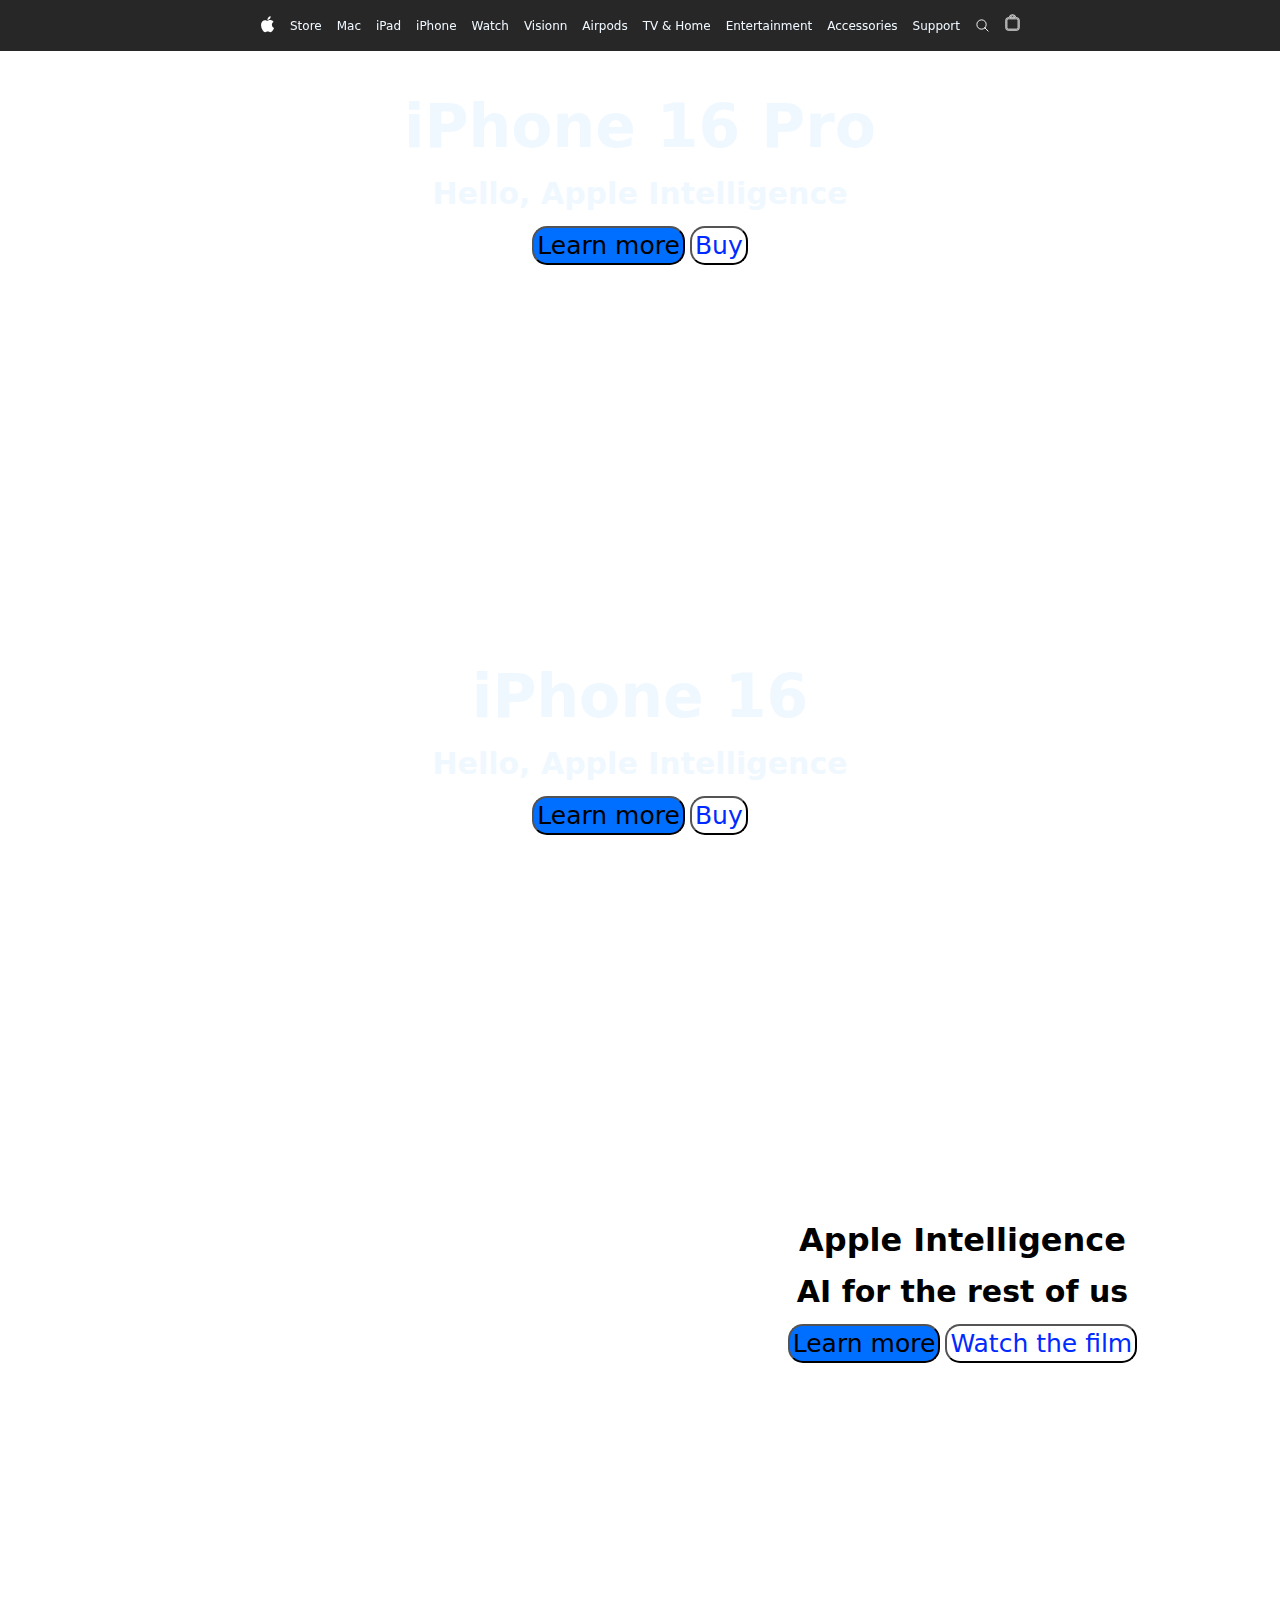
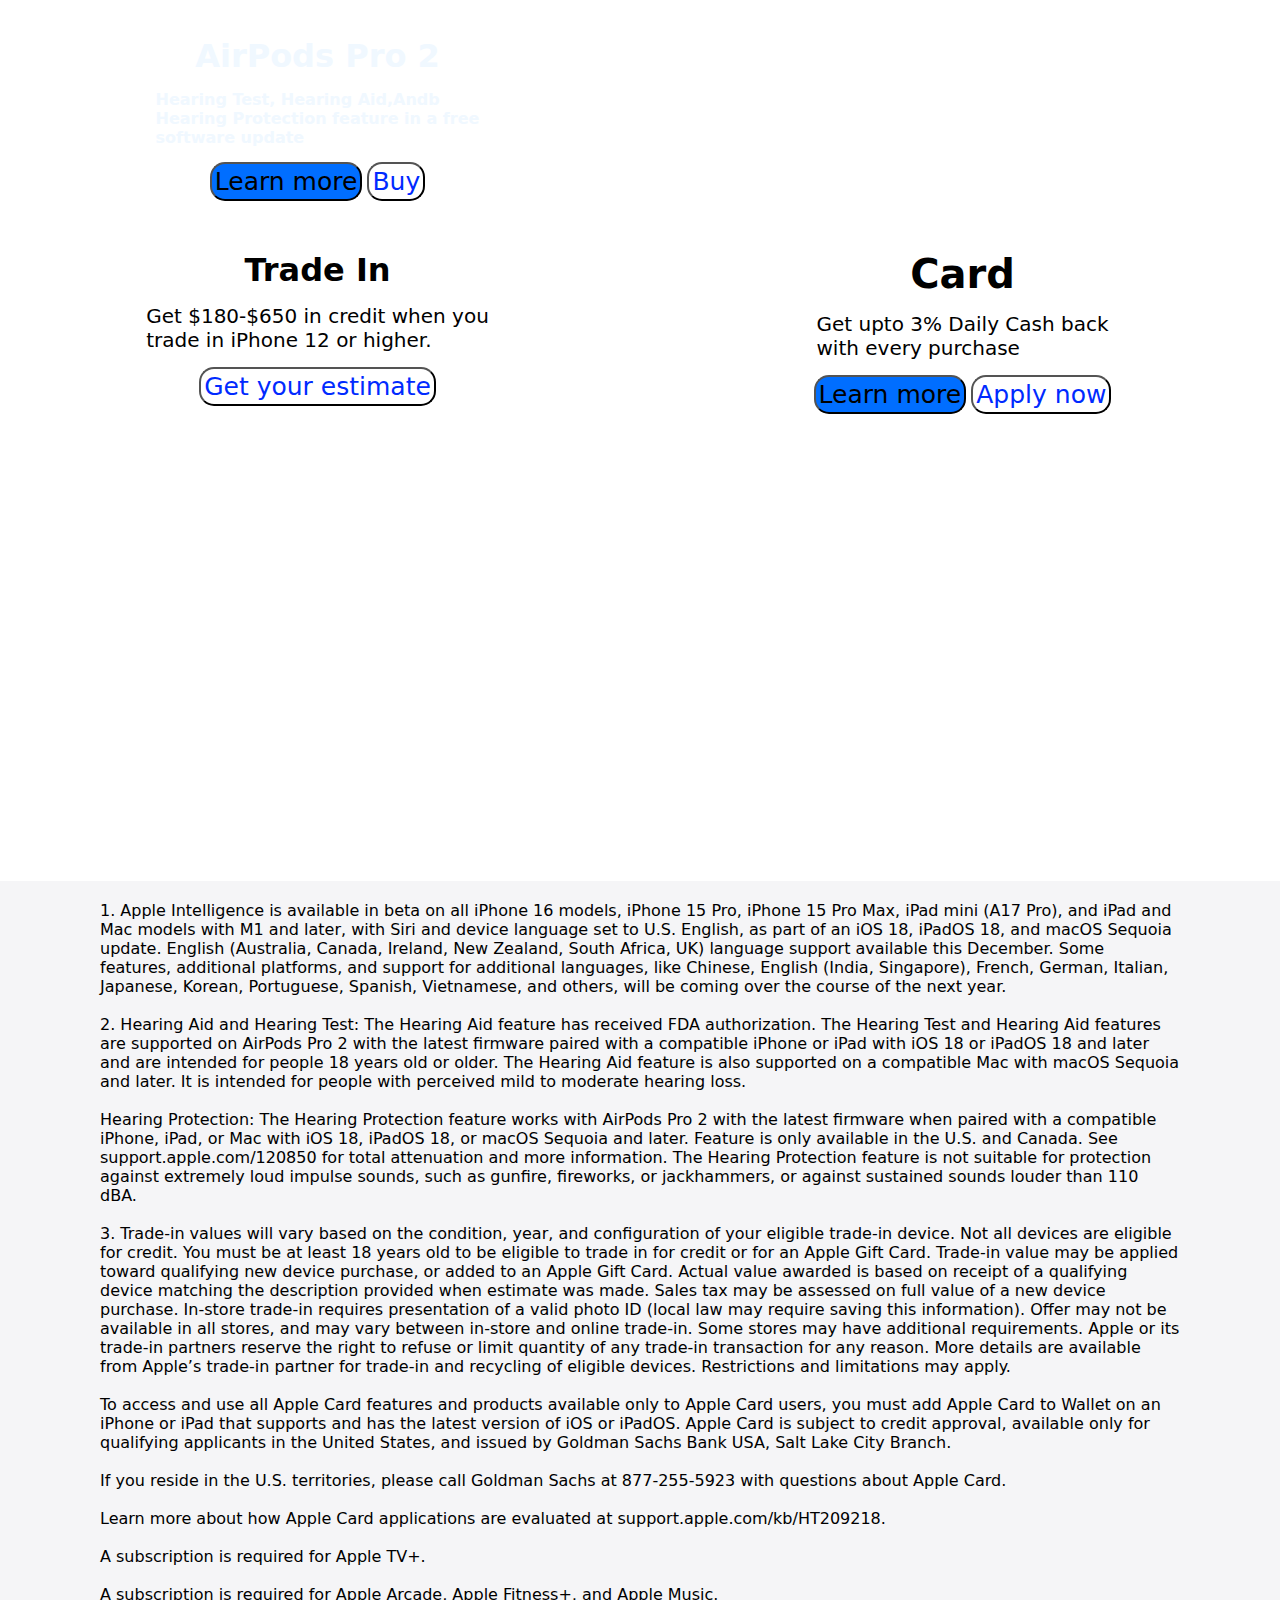
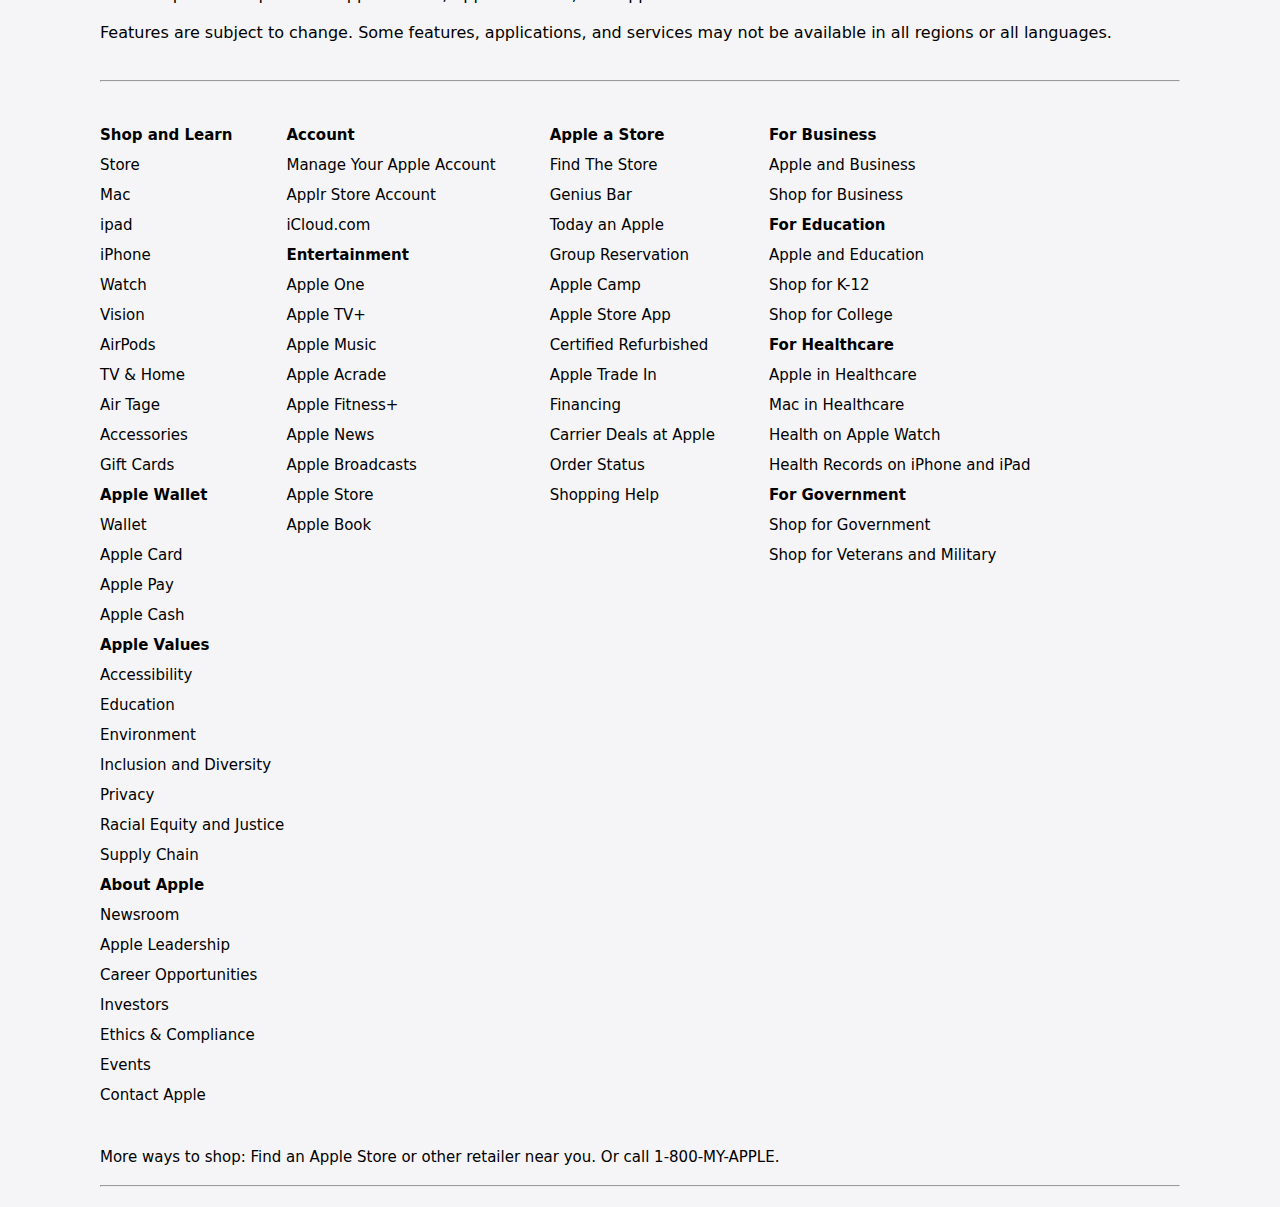
<file: Apple.com (Assignment 2)/index.html>
<!DOCTYPE html>
<html lang="en">

<head>
  <meta charset="UTF-8">
  <meta name="viewport" content="width=device-width, initial-scale=1.0">
  <title>https://www.apple.com/iphone-16-pro/</title>
  <link rel="stylesheet" href="style.css">
</head>

<body>
  <!-- nave bar -->
  <nav class="nave">
    <svg height="44" viewBox="0 0 14 44" width="14" xmlns="http://www.w3.org/2000/svg" fill="white">
      <path
        d="m13.0729 17.6825a3.61 3.61 0 0 0 -1.7248 3.0365 3.5132 3.5132 0 0 0 2.1379 3.2223 8.394 8.394 0 0 1 -1.0948 2.2618c-.6816.9812-1.3943 1.9623-2.4787 1.9623s-1.3633-.63-2.613-.63c-1.2187 0-1.6525.6507-2.644.6507s-1.6834-.9089-2.4787-2.0243a9.7842 9.7842 0 0 1 -1.6628-5.2776c0-3.0984 2.014-4.7405 3.9969-4.7405 1.0535 0 1.9314.6919 2.5924.6919.63 0 1.6112-.7333 2.8092-.7333a3.7579 3.7579 0 0 1 3.1604 1.5802zm-3.7284-2.8918a3.5615 3.5615 0 0 0 .8469-2.22 1.5353 1.5353 0 0 0 -.031-.32 3.5686 3.5686 0 0 0 -2.3445 1.2084 3.4629 3.4629 0 0 0 -.8779 2.1585 1.419 1.419 0 0 0 .031.2892 1.19 1.19 0 0 0 .2169.0207 3.0935 3.0935 0 0 0 2.1586-1.1368z">
      </path>
    </svg>
    <a href="#">Store</a>
    <a href="#">Mac</a>
    <a href="#">iPad</a>
    <a href="#">iPhone</a>
    <a href="#">Watch</a>
    <a href="#">Visionn</a>
    <a href="#">Airpods</a>
    <a href="#">TV & Home</a>
    <a href="#">Entertainment</a>
    <a href="#">Accessories</a>
    <a href="#">Support</a>
    <svg xmlns="http://www.w3.org/2000/svg" fill="none" viewBox="0 0 24 24" stroke-width="1.5" stroke="white"
      class="svgSize">
      <path stroke-linecap="round" stroke-linejoin="round"
        d="m21 21-5.197-5.197m0 0A7.5 7.5 0 1 0 5.196 5.196a7.5 7.5 0 0 0 10.607 10.607Z" />
    </svg>
    <a role="button" id="globalnav-menubutton-link-bag" href="/us/shop/goto/bag" aria-label="Shopping Bag"
      data-globalnav-item-name="bag" data-topnav-flyout-trigger-regular="true" data-topnav-flyout-trigger-compact="true"
      data-analytics-title="open - bag" class="globalnav-link globalnav-link-bag">
      <span class="globalnav-image-compact"><svg height="48" viewBox="0 0 17 48" width="17" stroke="white"
          xmlns="http://www.w3.org/2000/svg">
          <path
            d="m13.4575 16.9268h-1.1353a3.8394 3.8394 0 0 0 -7.6444 0h-1.1353a2.6032 2.6032 0 0 0 -2.6 2.6v8.9232a2.6032 2.6032 0 0 0 2.6 2.6h9.915a2.6032 2.6032 0 0 0 2.6-2.6v-8.9231a2.6032 2.6032 0 0 0 -2.6-2.6001zm-4.9575-2.2768a2.658 2.658 0 0 1 2.6221 2.2764h-5.2442a2.658 2.658 0 0 1 2.6221-2.2764zm6.3574 13.8a1.4014 1.4014 0 0 1 -1.4 1.4h-9.9149a1.4014 1.4014 0 0 1 -1.4-1.4v-8.9231a1.4014 1.4014 0 0 1 1.4-1.4h9.915a1.4014 1.4014 0 0 1 1.4 1.4z">
          </path>
        </svg></span></a>
  </nav>
  <!-- section A -->
  <div class="section-a">
    <h1>iPhone 16 Pro</h1>
    <h2>Hello, Apple Intelligence</h2>
    <div class="btndiv">
      <button class="learn-more">Learn more</button>
      <button class="buy">Buy</button>
    </div>
  </div>
  <!-- section B -->
  <div>
    <div class="section-b">
      <h1>iPhone 16</h1>
      <h2>Hello, Apple Intelligence</h2>
      <div class="btndiv">
        <button class="learn-more">Learn more</button>
        <button class="buy">Buy</button>
      </div>
    </div>
  </div>
  <!-- section C -->
  <div class="section-c-d">
    <div class="section-c">
      <h1>AirPods Pro 2</h1>
      <h4>Hearing Test, Hearing Aid,Andb <br>
        Hearing Protection feature in a free <br>
        software update</h4>
      <div>
        <button class="learn-more">Learn more</button>
        <button class="buy">Buy</button>
      </div>
    </div>
    <!-- section D -->
    <div class="section-d">
      <h1>Apple Intelligence</h1>
      <h3>AI for the rest of us</h3>
      <div>
        <button class="learn-more">Learn more</button>
        <button class="watch">Watch the film</button>
      </div>
    </div>
  </div>

  <!--  -->
  <div class="section-e-f">
    <div class="section-e">
      <h1>Trade In</h1>
      <p>Get $180-$650 in credit when you <br> trade in iPhone 12 or higher.</p>
      <button class="estimate">Get your estimate</button>
    </div>
    <div class="section-f">
      <h2>Card</h2>
      <p>Get upto 3% Daily Cash back
        <br>with every purchase
      </p>
      <div>
        <button class="learn-more">Learn more </button>
        <button class="apply">Apply now</button>
      </div>
    </div>
  </div>
<!-- section-G -->
  <div class="section-g">
    <p>1. Apple Intelligence is available in beta on all iPhone 16 models, iPhone 15 Pro, iPhone 15 Pro Max, iPad mini
      (A17 Pro), and iPad and Mac models with M1 and later, with Siri and device language set to U.S. English, as part
      of an iOS 18, iPadOS 18, and macOS Sequoia update. English (Australia, Canada, Ireland, New Zealand, South Africa,
      UK) language support available this December. Some features, additional platforms, and support for additional
      languages, like Chinese, English (India, Singapore), French, German, Italian, Japanese, Korean, Portuguese,
      Spanish, Vietnamese, and others, will be coming over the course of the next year.
      <br />
      <br />
      2. Hearing Aid and Hearing Test: The Hearing Aid feature has received FDA authorization. The Hearing Test and
      Hearing Aid features are supported on AirPods Pro 2 with the latest firmware paired with a compatible iPhone or
      iPad with iOS 18 or iPadOS 18 and later and are intended for people 18 years old or older. The Hearing Aid feature
      is also supported on a compatible Mac with macOS Sequoia and later. It is intended for people with perceived mild
      to moderate hearing loss.
      <br /> <br />
      Hearing Protection: The Hearing Protection feature works with AirPods Pro 2 with the latest firmware when paired
      with a compatible iPhone, iPad, or Mac with iOS 18, iPadOS 18, or macOS Sequoia and later. Feature is only
      available in the U.S. and Canada. See support.apple.com/120850 for total attenuation and more information. The
      Hearing Protection feature is not suitable for protection against extremely loud impulse sounds, such as gunfire,
      fireworks, or jackhammers, or against sustained sounds louder than 110 dBA.
      <br /> <br />
      3. Trade-in values will vary based on the condition, year, and configuration of your eligible trade-in device. Not
      all devices are eligible for credit. You must be at least 18 years old to be eligible to trade in for credit or
      for an Apple Gift Card. Trade-in value may be applied toward qualifying new device purchase, or added to an Apple
      Gift Card. Actual value awarded is based on receipt of a qualifying device matching the description provided when
      estimate was made. Sales tax may be assessed on full value of a new device purchase. In-store trade-in requires
      presentation of a valid photo ID (local law may require saving this information). Offer may not be available in
      all stores, and may vary between in-store and online trade-in. Some stores may have additional requirements. Apple
      or its trade-in partners reserve the right to refuse or limit quantity of any trade-in transaction for any reason.
      More details are available from Apple’s trade-in partner for trade-in and recycling of eligible devices.
      Restrictions and limitations may apply.
      <br /> <br />
      To access and use all Apple Card features and products available only to Apple Card users, you must add Apple Card
      to Wallet on an iPhone or iPad that supports and has the latest version of iOS or iPadOS. Apple Card is subject to
      credit approval, available only for qualifying applicants in the United States, and issued by Goldman Sachs Bank
      USA, Salt Lake City Branch.
      <br /> <br />
      If you reside in the U.S. territories, please call Goldman Sachs at 877-255-5923 with questions about Apple Card.
      <br /> <br />
      Learn more about how Apple Card applications are evaluated at support.apple.com/kb/HT209218.
      <br /> <br />
      A subscription is required for Apple TV+.
      <br /> <br />
      A subscription is required for Apple Arcade, Apple Fitness+, and Apple Music.
      <br /> <br />
      Features are subject to change. Some features, applications, and services may not be available in all regions or
      all languages.
    </p>
    <br /> <br />
    <hr>
    <br /> <br />

    <!-- footer -->
    <div class="footer">
        <ul>
          <li><b>Shop and Learn</b></li>
          <li>Store</li>
          <li>Mac</li>
          <li>ipad</li>
          <li>iPhone</li>
          <li>Watch</li>
          <li>Vision</li>
          <li>AirPods</li>
          <li>TV & Home</li>
          <li>Air Tage</li>
          <li>Accessories</li>
          <li>Gift Cards</li>
          <li><b>Apple Wallet</b></th>
          <li>Wallet</li>
          <li>Apple Card</li>
          <li>Apple Pay</li>
          <li>Apple Cash</li>
        </ul>
        <ul>
          <th><b>Account</b></th>
          <li>Manage Your Apple Account</li>
          <li>Applr Store Account</li>
          <li>iCloud.com</li>
          <th><b>Entertainment</b></th>
          <li>Apple One</li>
          <li>Apple TV+</li>
          <li>Apple Music</li>
          <li>Apple Acrade</li>
          <li>Apple Fitness+</li>
          <li>Apple News</li>
          <li>Apple Broadcasts</li>
          <li>Apple Store</li>
          <li>Apple Book</li>
        </ul>
        <ul>
          <th><b>Apple a Store</b></th>
          <li>Find The Store </li>
          <li>Genius Bar</li>
          <li>Today an Apple</li>
          <li>Group Reservation</li>
          <li>Apple Camp</li>
          <li>Apple Store App</li>
          <li>Certified Refurbished</li>
          <li>Apple Trade In</li>
          <li>Financing</li>
          <li>Carrier Deals at Apple</li>
          <li>Order Status</li>
          <li>Shopping Help</li>
        </ul>
        <ul>
          <th><b>For Business</b></th>
          <li>Apple and Business</li>
          <li>Shop for Business</li>
          <th><b>For Education</b></th>
          <li>Apple and Education</li>
          <li>Shop for K-12</li>
          <li>Shop for College</li>
          <th><b>For Healthcare</b></th>
          <li>Apple in Healthcare</li>
          <li>Mac in Healthcare</li>
          <li>Health on Apple Watch</li>
          <li> Health Records on iPhone and iPad</li>
          <th><b>For Government</b></th>
          <li>Shop for Government</li>
          <li>Shop for Veterans and Military</li>
        </ul>
        <ul>
          <th><b>Apple Values</b></th>
          <li>Accessibility</li>
          <li>Education</li>
          <li>Environment</li>
          <li>Inclusion and Diversity</li>
          <li>Privacy</li>
          <li>Racial Equity and Justice</li>
          <li>Supply Chain</li>
          <th><b>About Apple</b></th>
          <li>Newsroom</li>
          <li>Apple Leadership</li>
          <li>Career Opportunities</li>
          <li>Investors</li>
          <li>Ethics & Compliance</li>
          <li>Events</li>
          <li>Contact Apple</li>
        </ul>
    </div>
    <br>
    <br>
    <p class="blue">More ways to shop: Find an Apple Store or other retailer near you. Or call 1-800-MY-APPLE.</p>
    <br>
    <hr>
      <!-- <pre>Copyright © 2024 Apple Inc. All rights reserved.Privacy Policy Terms of Use Sales and Refunds Legal Site Map United State</pre> -->
  </div>
</body>

</html>
</file>
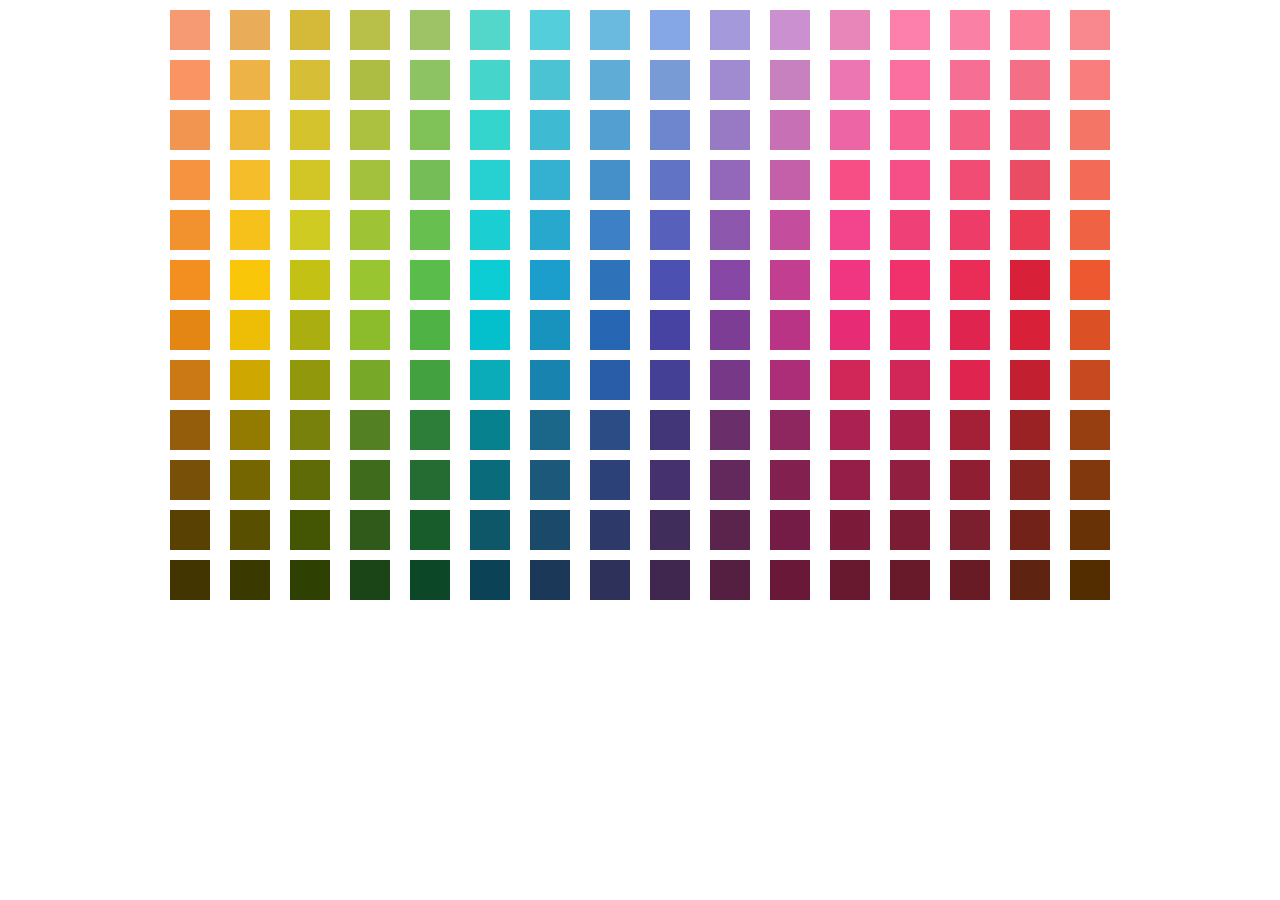
<file: color designer tool texture (Assinment 1)/index.html>
<!DOCTYPE html>
<html lang="en">
<head>
    <meta charset="UTF-8">
    <meta name="viewport" content="width=, initial-scale=1.0">
    <title>Document</title>
    <link rel="stylesheet" href="style.css">
</head>
<body>
    <section class="main">
      <section>
        <div class="a"></div>
        <div class="b"></div>
        <div class="c"></div>
        <div class="d"></div>
        <div class="e"></div>
        <div class="f"></div>
        <div class="g"></div>
        <div class="h"></div>
        <div class="i"></div>
        <div class="j"></div>
        <div class="k"></div>
        <div class="l"></div>
    </section>
    <section>
        <div class="aa"></div>
        <div class="ab"></div>
        <div class="ac"></div>
        <div class="ad"></div>
        <div class="ae"></div>
        <div class="af"></div>
        <div class="ag"></div>
        <div class="ah"></div>
        <div class="ai"></div>
        <div class="aj"></div>
        <div class="ak"></div>
        <div class="al"></div>
    </section>
    <section>
        <div class="ba"></div>
        <div class="bb"></div>
        <div class="bc"></div>
        <div class="bd"></div>
        <div class="be"></div>
        <div class="bf"></div>
        <div class="bg"></div>
        <div class="bh"></div>
        <div class="bi"></div>
        <div class="bj"></div>
        <div class="bk"></div>
        <div class="bl"></div>
    </section>
    <section>
        <div class="ca"></div>
        <div class="cb"></div>
        <div class="cc"></div>
        <div class="cd"></div>
        <div class="ce"></div>
        <div class="cf"></div>
        <div class="cg"></div>
        <div class="ch"></div>
        <div class="ci"></div>
        <div class="cj"></div>
        <div class="ck"></div>
        <div class="cl"></div>
    </section>
    <section>
        <div class="da"></div>
        <div class="db"></div>
        <div class="dc"></div>
        <div class="dd"></div>
        <div class="de"></div>
        <div class="df"></div>
        <div class="dg"></div>
        <div class="dh"></div>
        <div class="di"></div>
        <div class="dj"></div>
        <div class="dk"></div>
        <div class="dl"></div>
    </section>
    <section>
        <div class="ea"></div>
        <div class="eb"></div>
        <div class="ec"></div>
        <div class="ed"></div>
        <div class="ee"></div>
        <div class="ef"></div>
        <div class="eg"></div>
        <div class="eh"></div>
        <div class="ei"></div>
        <div class="ej"></div>
        <div class="ek"></div>
        <div class="el"></div>
    </section>
    <section>
        <div class="fa"></div>
        <div class="fb"></div>
        <div class="fc"></div>
        <div class="fd"></div>
        <div class="fe"></div>
        <div class="ff"></div>
        <div class="fg"></div>
        <div class="fh"></div>
        <div class="fi"></div>
        <div class="fj"></div>
        <div class="fk"></div>
        <div class="fl"></div>
    </section>
    <section>
        <div class="ga"></div>
        <div class="gb"></div>
        <div class="gc"></div>
        <div class="gd"></div>
        <div class="ge"></div>
        <div class="gf"></div>
        <div class="gg"></div>
        <div class="gh"></div>
        <div class="gi"></div>
        <div class="gj"></div>
        <div class="gk"></div>
        <div class="gl"></div>
    </section>
    <section>
        <div class="ha"></div>
        <div class="hb"></div>
        <div class="hc"></div>
        <div class="hd"></div>
        <div class="he"></div>
        <div class="hf"></div>
        <div class="hg"></div>
        <div class="hh"></div>
        <div class="hi"></div>
        <div class="hj"></div>
        <div class="hk"></div>
        <div class="hl"></div>
    </section>
    <section>
        <div class="ia"></div>
        <div class="ib"></div>
        <div class="ic"></div>
        <div class="id"></div>
        <div class="ie"></div>
        <div class="if"></div>
        <div class="ig"></div>
        <div class="ih"></div>
        <div class="ii"></div>
        <div class="ij"></div>
        <div class="ik"></div>
        <div class="il"></div>
    </section>
    <section>
        <div class="ja"></div>
        <div class="jb"></div>
        <div class="jc"></div>
        <div class="jd"></div>
        <div class="je"></div>
        <div class="jf"></div>
        <div class="jg"></div>
        <div class="jh"></div>
        <div class="ji"></div>
        <div class="jj"></div>
        <div class="jk"></div>
        <div class="jl"></div>
    </section>
    <section>
        <div class="ka"></div>
        <div class="kb"></div>
        <div class="kc"></div>
        <div class="kd"></div>
        <div class="ke"></div>
        <div class="kf"></div>
        <div class="kg"></div>
        <div class="kh"></div>
        <div class="ki"></div>
        <div class="kj"></div>
        <div class="kk"></div>
        <div class="kl"></div>
    </section>
    <section>
        <div class="la"></div>
        <div class="lb"></div>
        <div class="lc"></div>
        <div class="ld"></div>
        <div class="le"></div>
        <div class="lf"></div>
        <div class="lg"></div>
        <div class="lh"></div>
        <div class="li"></div>
        <div class="lj"></div>
        <div class="lk"></div>
        <div class="ll"></div>
    </section>
    <section>
        <div class="ma"></div>
        <div class="mb"></div>
        <div class="mc"></div>
        <div class="md"></div>
        <div class="me"></div>
        <div class="mf"></div>
        <div class="mg"></div>
        <div class="mh"></div>
        <div class="mi"></div>
        <div class="mj"></div>
        <div class="mk"></div>
        <div class="ml"></div>
    </section>
    <section>
        <div class="na"></div>
        <div class="nb"></div>
        <div class="nc"></div>
        <div class="nd"></div>
        <div class="ne"></div>
        <div class="nf"></div>
        <div class="ng"></div>
        <div class="nh"></div>
        <div class="ni"></div>
        <div class="nj"></div>
        <div class="nk"></div>
        <div class="nl"></div>
    </section>
    <section>
        <div class="oa"></div>
        <div class="ob"></div>
        <div class="oc"></div>
        <div class="od"></div>
        <div class="oe"></div>
        <div class="of"></div>
        <div class="og"></div>
        <div class="oh"></div>
        <div class="oi"></div>
        <div class="oj"></div>
        <div class="ok"></div>
        <div class="ol"></div>
      </section>
    </section>
</body>
</html>
</file>
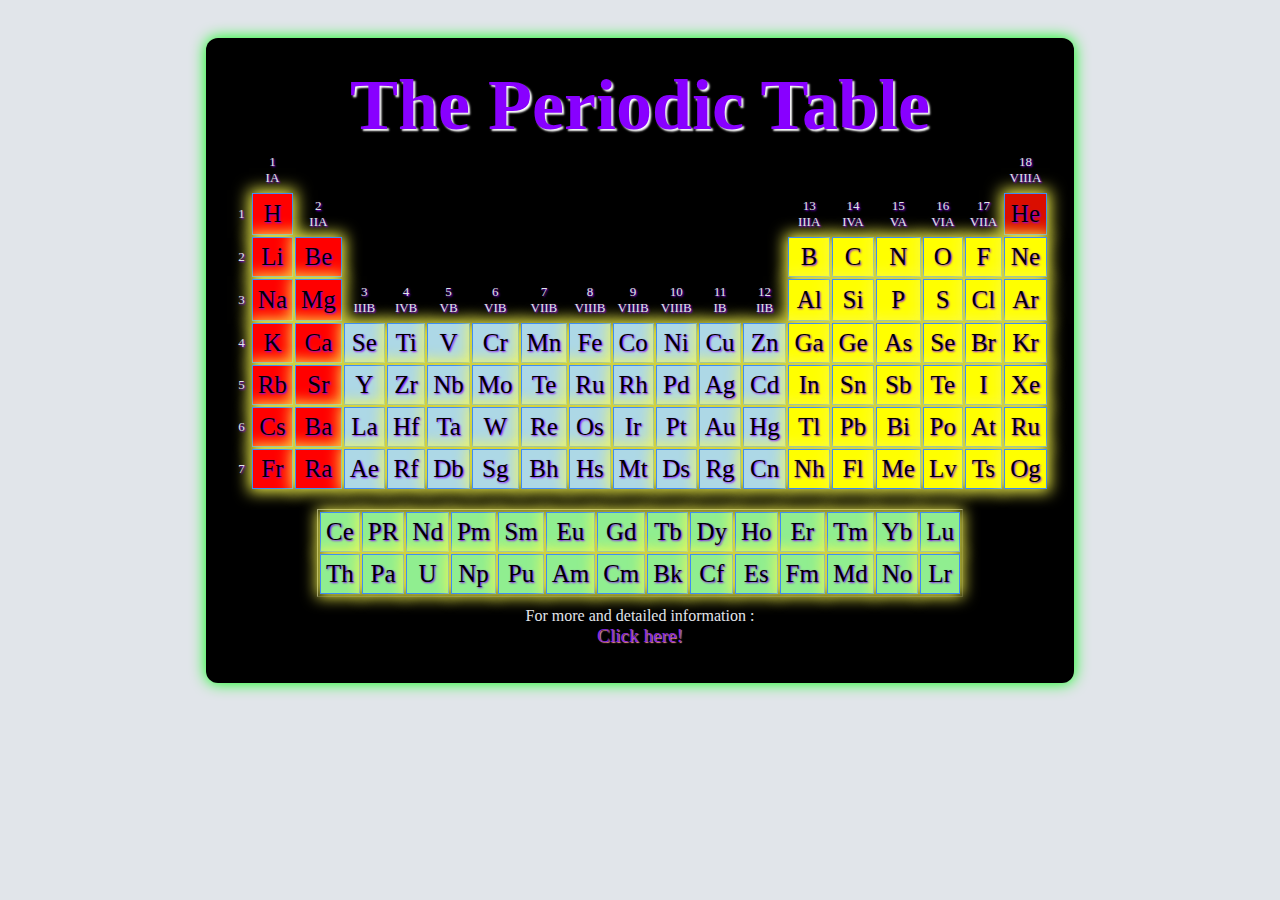
<file: periodic.com (Assignment 3)/index.html>
<!DOCTYPE html>
<html lang="en">

<head>
    <meta charset="UTF-8">
    <meta name="viewport" content="width=device-width, initial-scale=1.0">
    <title>
        periodictable.com
    </title>
    <link rel="stylesheet" href="style.css">

</head>

<body>
    <div class="container">
        <h1>The Periodic Table</h1>
        <div class="main">
            <table class="up">
                <tr>
                    <td class="number"></td>
                    <td class="number">1<br>IA</td>
                    <td class="number" colspan="16">
                        <div></div>
                    </td>
                    <td class="number">18<br>VIIIA</td>
                </tr>
                <tr>
                    <td class="number">1</td>
                    <td bgcolor="red">H</td>
                    <td class="number">2<br>IIA</td>
                    <td class="number" colspan="10">
                        <div></div>
                    </td>
                    <td class="number">13<br>IIIA</td>
                    <td class="number">14<br>IVA</td>
                    <td class="number">15<br>VA</td>
                    <td class="number">16<br>VIA</td>
                    <td class="number">17<br>VIIA</td>
                    <td bgcolor="darkyellow">He</td>
                </tr>
                <tr>
                    <td class="number">2</td>
                    <td bgcolor="red">Li</td>
                    <td bgcolor="red">Be</td>
                    <td class="number" colspan="10">
                        <div></div>
                    </td>
                    <td bgcolor="yellow">B</td>
                    <td bgcolor="yellow">C</td>
                    <td bgcolor="yellow">N</td>
                    <td bgcolor="yellow">O</td>
                    <td bgcolor="yellow">F</td>
                    <td bgcolor="yellow">Ne</td>
                </tr>
                <tr>
                    <td class="number">3</td>
                    <td bgcolor="red">Na</td>
                    <td bgcolor="red">Mg</td>
                    <td class="number">3 <br>IIIB</td>
                    <td class="number">4 <br>IVB</td>
                    <td class="number">5 <br>VB</td>
                    <td class="number">6 <br>VIB</td>
                    <td class="number">7 <br>VIIB</td>
                    <td class="number">8<br>VIIIB</td>
                    <td class="number">9 <br>VIIIB</td>
                    <td class="number">10 <br>VIIIB</td>
                    <td class="number">11<br>IB</td>
                    <td class="number">12<br>IIB</td>
                    <td bgcolor="yellow">Al</td>
                    <td bgcolor="yellow">Si</td>
                    <td bgcolor="yellow">P</td>
                    <td bgcolor="yellow">S</td>
                    <td bgcolor="yellow">Cl</td>
                    <td bgcolor="yellow">Ar</td>

                </tr>
                <tr>
                    <td class="number"> 4</td>
                    <td bgcolor="red">K</td>
                    <td bgcolor="red">Ca</td>
                    <td bgcolor="lightblue">Se</td>
                    <td bgcolor="lightblue">Ti</td>
                    <td bgcolor="lightblue">V</td>
                    <td bgcolor="lightblue">Cr</td>
                    <td bgcolor="lightblue">Mn</td>
                    <td bgcolor="lightblue">Fe</td>
                    <td bgcolor="lightblue">Co</td>
                    <td bgcolor="lightblue">Ni</td>
                    <td bgcolor="lightblue">Cu</td>
                    <td bgcolor="lightblue">Zn</td>
                    <td bgcolor="yellow">Ga</td>
                    <td bgcolor="yellow">Ge</td>
                    <td bgcolor="yellow">As</td>
                    <td bgcolor="yellow">Se</td>
                    <td bgcolor="yellow">Br</td>
                    <td bgcolor="yellow">Kr</td>
                </tr>
                <tr>
                    <td class="number">5</td>
                    <td bgcolor="red">Rb</td>
                    <td bgcolor="red">Sr</td>
                    <td bgcolor="lightblue">Y</td>
                    <td bgcolor="lightblue">Zr</td>
                    <td bgcolor="lightblue">Nb</td>
                    <td bgcolor="lightblue">Mo</td>
                    <td bgcolor="lightblue">Te</td>
                    <td bgcolor="lightblue">Ru</td>
                    <td bgcolor="lightblue">Rh</td>
                    <td bgcolor="lightblue">Pd</td>
                    <td bgcolor="lightblue">Ag</td>
                    <td bgcolor="lightblue">Cd</td>
                    <td bgcolor="yellow">In</td>
                    <td bgcolor="yellow">Sn</td>
                    <td bgcolor="yellow">Sb</td>
                    <td bgcolor="yellow">Te</td>
                    <td bgcolor="yellow">I</td>
                    <td bgcolor="yellow">Xe</td>
                </tr>
                <tr>
                    <td class="number">6</td>
                    <td bgcolor="red">Cs</td>
                    <td bgcolor="red">Ba</td>
                    <td bgcolor="lightblue">La</td>
                    <td bgcolor="lightblue">Hf</td>
                    <td bgcolor="lightblue">Ta</td>
                    <td bgcolor="lightblue">W</td>
                    <td bgcolor="lightblue">Re</td>
                    <td bgcolor="lightblue">Os</td>
                    <td bgcolor="lightblue">Ir</td>
                    <td bgcolor="lightblue">Pt</td>
                    <td bgcolor="lightblue">Au</td>
                    <td bgcolor="lightblue">Hg</td>
                    <td bgcolor="yellow">Tl</td>
                    <td bgcolor="yellow">Pb</td>
                    <td bgcolor="yellow">Bi</td>
                    <td bgcolor="yellow">Po</td>
                    <td bgcolor="yellow">At</td>
                    <td bgcolor="yellow">Ru</td>
                </tr>
                <tr>
                    <td class="number">7</td>
                    <td bgcolor="red">Fr</td>
                    <td bgcolor="red">Ra</td>
                    <td bgcolor="lightblue">Ae</td>
                    <td bgcolor="lightblue">Rf</td>
                    <td bgcolor="lightblue">Db</td>
                    <td bgcolor="lightblue">Sg</td>
                    <td bgcolor="lightblue">Bh</td>
                    <td bgcolor="lightblue">Hs</td>
                    <td bgcolor="lightblue">Mt</td>
                    <td bgcolor="lightblue">Ds</td>
                    <td bgcolor="lightblue">Rg</td>
                    <td bgcolor="lightblue">Cn</td>
                    <td bgcolor="yellow">Nh</td>
                    <td bgcolor="yellow">Fl</td>
                    <td bgcolor="yellow">Me</td>
                    <td bgcolor="yellow">Lv</td>
                    <td bgcolor="yellow">Ts</td>
                    <td bgcolor="yellow">Og</td>
                </tr>
            </table>
            <br />
            <table class="down" border="1x" align="center">
                <tr>
                    <td bgcolor="lightgreen">Ce</td>
                    <td bgcolor="lightgreen">PR</td>
                    <td bgcolor="lightgreen">Nd</td>
                    <td bgcolor="lightgreen">Pm</td>
                    <td bgcolor="lightgreen">Sm</td>
                    <td bgcolor="lightgreen">Eu</td>
                    <td bgcolor="lightgreen">Gd</td>
                    <td bgcolor="lightgreen">Tb</td>
                    <td bgcolor="lightgreen">Dy</td>
                    <td bgcolor="lightgreen">Ho</td>
                    <td bgcolor="lightgreen">Er</td>
                    <td bgcolor="lightgreen">Tm</td>
                    <td bgcolor="lightgreen">Yb</td>
                    <td bgcolor="lightgreen">Lu</td>
                </tr>
                <tr>
                    <td bgcolor="lightgreen">Th</td>
                    <td bgcolor="lightgreen">Pa</td>
                    <td bgcolor="lightgreen">U</td>
                    <td bgcolor="lightgreen">Np</td>
                    <td bgcolor="lightgreen">Pu</td>
                    <td bgcolor="lightgreen">Am</td>
                    <td bgcolor="lightgreen">Cm</td>
                    <td bgcolor="lightgreen">Bk</td>
                    <td bgcolor="lightgreen">Cf</td>
                    <td bgcolor="lightgreen">Es</td>
                    <td bgcolor="lightgreen">Fm</td>
                    <td bgcolor="lightgreen">Md</td>
                    <td bgcolor="lightgreen">No</td>
                    <td bgcolor="lightgreen">Lr</td>
                </tr>
            </table>
        </div>
        <div class="moreInformation">
            For more and detailed information : <div><a href="">Click here!</a></div>
        </div>
    </div>
</body>
</html>
</file>
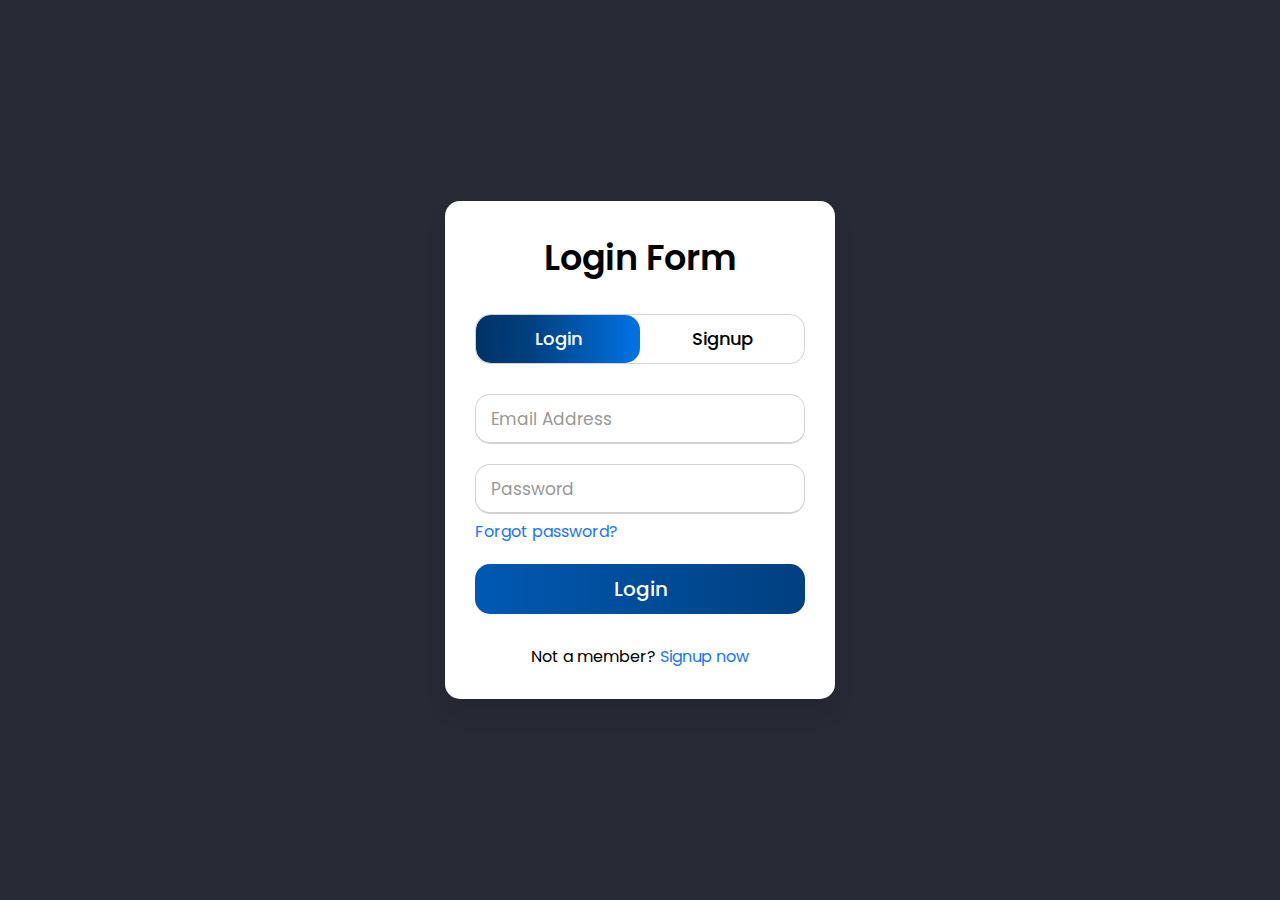
<file: Skyline-Web-Studio/SignUp.html>
<!DOCTYPE html>
<html lang="en" >
<head>
  <meta charset="UTF-8">
  <title>Login &amp; signup form</title>
  <link rel="stylesheet" href="./SignUp.css">

</head>
<body>
<div class="wrapper">
  <div class="title-text">
    <div class="title login">Login Form</div>
    <div class="title signup">Signup Form</div>
  </div>
  <div class="form-container">
    <div class="slide-controls">
      <input type="radio" name="slide" id="login" checked>
      <input type="radio" name="slide" id="signup">
      <label for="login" class="slide login">Login</label>
      <label for="signup" class="slide signup">Signup</label>
      <div class="slider-tab"></div>
    </div>
    <div class="form-inner">
      <form action="#" class="login" onsubmit="event.preventDefault(); loginUsers();">
        <div class="field">
          <input type="email" id="loginEmail" placeholder="Email Address" required>
        </div>
        <div class="field">
          <input type="password" id="loginPass" placeholder="Password" required>
        </div>
        <div class="pass-link"><a href="#">Forgot password?</a></div>
        <div class="field btn">
          <div class="btn-layer"></div>
          <input type="submit" value="Login">
        </div>
        <div class="signup-link">Not a member? <a href="#">Signup now</a></div>
      </form>


      <form id="signupForm" action="#" class="signup" onsubmit="event.preventDefault(); signupUsers();">
          <div class="field">
            <input type="text" id="userName" placeholder="Enter UserName" required>
          </div>
        <div class="field">
          <input type="email" id="userEmail" placeholder="Email Address" required>
        </div>
        <div class="field">
          <input type="password" id="userPass" placeholder="Password" required>
        </div>
        <div class="field btn">
          <div class="btn-layer"></div>
          <input type="submit" value="Signup">
        </div>
      </form>


    </div>
  </div>
</div>
  <script  src="./script.js"></script>

</body>
</html>
</file>
<file: Apple.com (Assignment 2)/style.css>
* {
    margin: 0%;
    padding: 0%;
    font-family: system-ui, -apple-system, BlinkMacSystemFont, 'Segoe UI', Roboto, Oxygen, Ubuntu, Cantarell, 'Open Sans', 'Helvetica Neue', sans-serif;
}

/* nave bar */
.nave {
    max-width: 100%;
    min-height: 40px;
    background-color: rgba(0, 0, 0, 0.849);
    display: flex;
    justify-content: center;
    align-items: center;
    gap: 15px;
    position: sticky;
    top: 0px;
    flex-wrap: wrap;
}

.nave svg {
    width: 15px;
}

a {
    text-decoration: none;
    color: aliceblue;
    font-size: 12px;
}

.logo {
    height: 20px;
    ;
    max-width: 20px;
}

/* bacground images for sections */
.section-a {
    background-image: url("https://www.apple.com/v/home/bu/images/heroes/iphone-16-pro/hero_iphone16pro_avail__fnf0f9x70jiy_medium_2x.jpg");
}

.section-b {
    background-image: url("https://www.apple.com/v/home/bu/images/heroes/iphone-16/hero_iphone16_avail__euwzls69btea_medium_2x.jpg");
}

.section-c {
    background-image: url("https://www.apple.com/v/home/bu/images/promos/airpods-pro-2/promo_airpods_pro_2_avail__vkitqi3okwie_medium_2x.jpg");
}

.section-d {
    background-image: url("https://www.apple.com/v/home/bu/images/promos/apple-intelligence/promo_ai__couihqxznyvm_medium_2x.jpg");
}

.section-e {
    background-image: url("https://www.apple.com/v/home/bu/images/promos/iphone-tradein/promo_iphone_tradein__bugw15ka691e_medium_2x.jpg");
}

.section-f {
    background-image: url("https://www.apple.com/v/home/bu/images/promos/apple-card/promo_apple_card__5cm7draujpey_medium_2x.jpg");
}


/* styling for section */
.section-a,
.section-b {
    width: 100%;
    padding-top: 40px;
    background-repeat: no-repeat;
    background-size: cover;
    display: flex;
    flex-direction: column;
    justify-content: flex-start;
    align-items: center;
    gap: 15px;
    background-position: center;
    height: 530px;
    color: aliceblue;
}

.section-c-d,
.section-e-f {
    display: flex;
    flex-direction: row;
    gap: 10px;
    margin-top: 10px;
    max-width: 100%;
    justify-content: center;
}

.section-c,
.section-d,
.section-e,
.section-f {

    height: 600px;
    width: 100%;
    background-position: center;
    background-size: cover;
    color: aliceblue;
    display: flex;
    justify-content: flex-end;
    padding-bottom: 20px;
    flex-direction: column;
    align-items: center;
    gap: 15px;
}

.section-d {

    color: black;
    justify-content: flex-start;
    padding-top: 20px;
}

.section-e,
.section-f {
    color: black;
    justify-content: flex-start;
}

.section-g {
    background-color: #F5F5F7;
    margin-top: 10px;
    padding: 20px 100px;
}

/* styling for headings  */

.section-a h1,
.section-b h1 {
    font-size: 60px;
}

.section-a h2,
.section-b h2 {
    font-size: 30px;
}

.section-c h2,
.section-d h2 {
    font-size: 45px;
}

.section-d h3 {
    font-size: 30px;
}

.section-e-f h2 {
    font-size: 40px;
}

/* styling of buttions */
.learn-more,
.buy,
.watch,
.apply,
.estimate {
    font-size: 25px;
    border-radius: 15px;
    padding: 3px;
    cursor: pointer;
}

.learn-more {
    background-color: rgb(0, 110, 255);
}

.buy,
.apply,
.estimate,
.watch {
    background-color: #ffffff;
    color: rgb(0, 42, 255);
}

/* paragraf styling */
.section-e-f p {
    font-size: 20px;
}

.section-g div ul {
    list-style: none;
    font-size: 15px;
    line-height: 30px;
}

/* footer styling */
.footer {
    display: flex;
    flex-wrap: wrap;
    gap: 5%;
}

.blue {
    font-size: 15px;
}

/* for mobile */
@media(max-width:426px) {
    .section-a {
        background-image: url("https://www.apple.com/v/home/bu/images/promos/iphone-16-pro/promo_iphone16pro_avail__e44nsnw4hii6_medium_2x.jpg");
    }

    .section-b {
        background-image: url("https://www.apple.com/v/home/bu/images/promos/iphone-16/promo_iphone16_avail__cl72dn7xdfv6_medium_2x.jpg");
    }

    .section-c-d,
    .section-e-f {
        max-width: none;
        flex-direction: column;
    }
    .section-a,.section-b,.section-c,.section-d,.section-e,.section-f{
        height: 500px; ;
    }
    .section-a h1,
    .section-b h1,
    .section-c h1,
    .section-e h1,
    .section-f h1 {
        font-size: 40px;
    }

    .section-d h1 {
        font-size: 28;
    }

    .section-d h3 {
        font-size: 10;
    }

    .section-a h2,
    .section-b h2 {
        font-size: 15px;
    }

    .learn-more,
    .buy,
    .watch,
    .apply,
    .estimate {
        font-size: 15px;
        border-radius: 10px;
        padding: 3px;
        cursor: pointer;
    }

}

/* for tablet */
@media (max-width: 768px) {
    .section-g {
        padding: 20px 10px;
    }
}
</file>
<file: color designer tool texture (Assinment 1)/style.css>
*{
    margin: 0px;
    padding: 0%;
}
.main{
    display: flex;
    justify-content: center;
    align-items: center;
}
div{
    width: 40px;
    height:40px;
    margin: 10px;
    cursor:pointer;
}
.a{
    background-color:#F69A73 ;
}
.b{
    background-color:#FA9563 ;
}
.c{
    background-color:#F19550 ;
}
.d{
    background-color:#F59340 ;
}
.e{
    background-color:#F1922E ;
}
.f{
    background-color: #F38E20;
}
.g{
    background-color:#E38614 ;
}
.h{
    background-color:#CA7915 ;
}
.i{
    background-color:#945D0B;
}
.j{
    background-color:#795007;
}
.k{
    background-color:#594104;
}
.l{
    background-color:#433501;
}
.aa{
    background-color:#E9AC58 ;
}
.ab{
    background-color: #EDB347;
}
.ac{
    background-color:#EEB738 ;
}
.ad{
    background-color:#F5BD2A ;
}
.ae{
    background-color: #F6C11B;
}
.af{
    background-color: #F9C609;
}
.ag{
    background-color: #EEBE06;
}
.ah{
    background-color: #CEA701;
}
.ai{
    background-color:#937B01 ;
}
.aj{
    background-color:#756601 ;
}
.ak{
    background-color:#584F00 ;
}
.al{
    background-color:#3A3900 ;
}
.ba{
    background-color:#D5BA3A ;
}
.bb{
    background-color:#D6BE36 ;
}
.bc{
    background-color:#D4C32D ;
}
.bd{
    background-color:#D2C626 ;
}
.be{
    background-color:#CFCB22 ;
}
.bf{
    background-color:#C3C114 ;
}
.bg{
    background-color:#AAAE11 ;
}
.bh{
    background-color:#91980C ;
}
.bi{
    background-color:#78810C ;
}
.bj{
    background-color:#5F6B06 ;
}
.bk{
    background-color:#445604 ;
}
.bl{
    background-color:#2E4002 ;
}
.ca{
    background-color:#B8C049 ;
}
.cb{
    background-color:#ADBD44 ;
}
.cc{
    background-color:#ACC140 ;
}
.cd{
    background-color:#A3C13D ;
}
.ce{
    background-color:#9EC335 ;
}
.cf{
    background-color:#99C530 ;
}
.cg{
    background-color:#8CBC2C ;
}
.ch{
    background-color:#77A828 ;
}
.ci{
    background-color:#538023 ;
}
.cj{
    background-color:#3F6C1C ;
}
.ck{
    background-color:#305A1A ;
}
.cl{
    background-color:#1B4517 ;
}
.da{
    background-color:#9DC366 ;
}
.db{
    background-color:#8DC363 ;
}
.dc{
    background-color:#81C258 ;
}
.dd{
    background-color:#75BD57 ;
}
.de{
    background-color:#67BF4F ;
}
.df{
    background-color:#5ABC4B ;
}
.dg{
    background-color:#4FB245 ;
}
.dh{
    background-color:#44A140 ;
}
.di{
    background-color:#2D7E39 ;
}
.dj{
    background-color:#246C31 ;
}
.dk{
    background-color:#195C2B ;
}
.dl{
    background-color:#0C4727 ;
}
.ea{
    background-color:#53D7CA ;
}
.eb{
    background-color:#45D5CB ;
}
.ec{
    background-color:#34D5CD ;
}
.ed{
    background-color:#27D1D1 ;
}
.ee{
    background-color:#1BCED2 ;
}
.ef{
    background-color:#0CCDD4 ;
}
.eg{
    background-color:#04C0CC ;
}
.eh{
    background-color:#0AACB9 ;
}
.ei{
    background-color:#08818E ;
}
.ej{
    background-color:#0A6B7B
     ;
}
.ek{
    background-color:#0D5769 ;
}
.el{
    background-color:#0B4256 ;
}

.fa{
    background-color:#55CEDB ;
}

.fb{
    background-color:#4BC3D3 ;
}

.fc{
    background-color:#3EBAD2 ;
}

.fd{
    background-color:#34B1D1 ;
}
.fe{
    background-color:#28A8CD ;
}
.ff{
    background-color:#1B9ECC ;
}
.fg{
    background-color:#1893BD ;
}

.fh{
    background-color:#1883AF ;
}
.fi{
    background-color:#1B6789 ;
}
.fj{
    background-color:#1C587A ;
}

.fk{
    background-color:#1B496A ;
}
.fl{
    background-color:#1B3859 ;
}
.ga{
    background-color:#6ABADF ;
}
.gb{
    background-color:#5FACD6 ;
}
.gc{
    background-color:#539FD1 ;
}
.gd{
    background-color:#4590C9 ;
}
.ge{
    background-color:#3D80C6 ;
}
.gf{
    background-color:#2E72B9 ;
}
.gg{
    background-color:#2766B3 ;
}
.gh{
    background-color:#295DA8 ;
}
.gi{
    background-color:#2C4C85 ;
}
.gj{
    background-color:#2C4178 ;
}
.gk{
    background-color:#2D3969 ;
}
.gl{
    background-color:#2E315A ;
}
.ha{
    background-color:#86A7E5 ;
}
.hb{
    background-color:#789BD5 ;
}
.hc{
    background-color:#6E86CE ;
}
.hd{
    background-color:#6173C5 ;
}
.he{
    background-color:#5760BB ;
}
.hf{
    background-color:#4C50B1 ;
}
.hg{
    background-color:#4743A2 ;
}
.hh{
    background-color:#444096 ;
}
.hi{
    background-color:#423678 ;
}
.hj{
    background-color: #46316F;
}
.hk{
    background-color:#402D5B ;
}
.hl{
    background-color:#40274F ;
}
.ia{
    background-color:#A49ADB ;
}
.ib{
    background-color:#A08BD0 ;
}
.ic{
    background-color:#987AC4 ;
}
.id{
    background-color:#9368BA ;
}
.ie{
    background-color:#8D57AD ;
}
.if{
    background-color:#8747A5 ;
}
.ig{
    background-color:#7D3D94 ;
}
.ih{
    background-color:#773887 ;
}
.ii{
    background-color:#6A2E6A ;
}
.ij{
    background-color:#63285C ;
}
.ik{
    background-color:#5B244C ;
}
.il{
    background-color:#551F41 ;
}
.ja{
    background-color:#CA90CF ;
}
.jb{
    background-color:#C781BF ;
}
.jc{
    background-color:#C770B5 ;
}
.jd{
    background-color:#C460A9 ;
}
.je{
    background-color:#C44D9D ;
}
.jf{
    background-color:#C23E91 ;
}
.jg{
    background-color:#B93485 ;
}
.jh{
    background-color:#AC2E78 ;
}
.ji{
    background-color:#8E2660 ;
}
.jj{
    background-color:#82204F ;
}
.jk{
    background-color:#741C46 ;
}
.jl{
    background-color:#691838 ;
}
.ka{
    background-color:#E885B9 ;
}
.kb{
    background-color:#EC76B2 ;
}
.kc{
    background-color:#EE65A5 ;
}
.kd{
    background-color:#F74E86 ;
}
.ke{
    background-color:#F3458D ;
}
.kf{
    background-color:#F03681 ;
}
.kg{
    background-color:#E82B75 ;
}
.kh{
    background-color:#D12758 ;
}
.ki{
    background-color:#AB2152 ;
}
.kj{
    background-color:#941E48 ;
}
.kk{
    background-color:#7B1A39 ;
}
.kl{
    background-color:#68192F ;
}
.la{
    background-color:#FD7FAC ;
}
.lb{
    background-color: #FB6EA0;
}
.lc{
    background-color:#F75F92 ;
}
.ld{
    background-color:#F64F87 ;
}
.le{
    background-color:#EF4077 ;
}
.lf{
    background-color: #F0316B;
}
.lg{
    background-color:#E52963 ;
}
.lh{
    background-color:#D12758 ;
}
.li{
    background-color:#A82048 ;
}
.lj{
    background-color: #911F40;
}
.lk{
    background-color:#7B1C34 ;
}
.ll{
    background-color: #681A2A;
}
.ma{
    background-color:#FB80A5 ;
}
.mb{
    background-color:#F66E94 ;
}
.mc{
    background-color:#F45E83 ;
}
.md{
    background-color: #F14C74;
}
.me{
    background-color:#ED3C68 ;
}
.mf{
    background-color:#EA2D57 ;
}
.mg{
    background-color:#DF244F ;
}
.mh{
    background-color:#DE244F ;
}
.mi{
    background-color:#A42037 ;
}
.mj{
    background-color: #8F1E32;
}
.mk{
    background-color:#7B1F2E ;
}
.ml{
    background-color:#681B25 ;
}
.na{
    background-color: #FC7F9A;
}
.nb{
    background-color:#F46E86 ;
}
.nc{
    background-color:#F05B78 ;
}
.nd{
    background-color:#EA4C63 ;
}
.ne{
    background-color:#EB3A54 ;
}
.nf{
    background-color:#D82038 ;
}
.ng{
    background-color:#D82038;
}
.nh{
    background-color:#C21F30 ;
}
.ni{
    background-color: #9A2224;
}
.nj{
    background-color:#852320 ;
}
.nk{
    background-color:#722219 ;
}
.nl{
    background-color:#5E2311 ;
}
.oa{
    background-color:#F9878E ;
}
.ob{
    background-color:#F97D7D ;
}
.oc{
    background-color:#F47566 ;
}
.od{
    background-color:#F36A57 ;
}
.oe{
    background-color:#EF6244 ;
}
.of{
    background-color:#ED5830 ;
}
.og{
    background-color:#DB5025 ;
}
.oh{
    background-color:#C74920 ;
}
.oi{
    background-color:#973F11 ;
}
.oj{
    background-color:#81380D ;
}
.ok{
    background-color:#683206 ;
}
.ol{
    background-color:#532C00 ;
}
.a:hover{
    background-color:#433501 ;
}
.b:hover{
    background-color:#594104 ;
}
.c:hover{
    background-color:#795007 ;
}
.d:hover{
    background-color:#945D0B ;
}
.e:hover{
    background-color:#CA7915  ;
}
.f:hover{
    background-color:#E38614 ;
}
.g:hover{
    background-color:#F38E20 ;
}
.h:hover{
    background-color:#F1922E  ;
}
.i:hover{
    background-color:#F59340 ;
}
.j:hover{
    background-color:#F19550 ;
}
.k:hover{
    background-color:#FA9563 ;
}
.l:hover{
    background-color:#F69A73 ;
}
.aa:hover{
    background-color:#3A3900  ;
}
.ab:hover{
    background-color:#584F00  ;
}
.ac:hover{
    background-color:#756601 ;
}
.ad:hover{
    background-color:#937B01  ;
}
.ae:hover{
    background-color:#CEA701 ;
}
.af:hover{
    background-color:#EEBE06 ;
}
.ag:hover{
    background-color:#F9C609 ;
}
.ah:hover{
    background-color:#F6C11B ;
}
.ai:hover{
    background-color:#F5BD2A ;
}
.aj:hover{
    background-color:#EEB738  ;
}
.ak:hover{
    background-color:#EDB347 ;
}
.al:hover{
    background-color:#E9AC58  ;
}
.ba:hover{
    background-color:#2E4002 ;
}
.bb:hover{
    background-color:#445604  ;
}
.bc:hover{
    background-color: #5F6B06;
}
.bd:hover{
    background-color:#78810C ;
}
.be:hover{
    background-color: #91980C;
}
.bf:hover{
    background-color:#AAAE11 ;
}
.bg:hover{
    background-color:#C3C114  ;
}
.bh:hover{
    background-color:#CFCB22 ;
}
.bi:hover{
    background-color:#D2C626 ;
}
.bj:hover{
    background-color:#D4C32D ;
}
.bk:hover{
    background-color:#D6BE36 ;
}
.bl:hover{
    background-color:#D5BA3A ;
}
.ca:hover{
    background-color:#1B4517  ;
}
.cb:hover{
    background-color:#305A1A ;
}
.cc:hover{
    background-color: #3F6C1C;
}
.cd:hover{
    background-color:#538023 ;
}
.ce:hover{
    background-color:#77A828  ;
}
.cf:hover{
    background-color:#8CBC2C ;
}
.cg:hover{
    background-color:#99C530  ;
}
.ch:hover{
    background-color:#9EC335 ;
}
.ci:hover{
    background-color:#A3C13D ;
}
.cj:hover{
    background-color:#ACC140 ;
}
.ck:hover{
    background-color:#ADBD44  ;
}
.cl:hover{
    background-color:#B8C049 ;
}
.da:hover{
    background-color:#0C4727  ;
}
.db:hover{
    background-color:#195C2B ;
}
.dc:hover{
    background-color:#246C31 ;
}
.dd:hover{
    background-color:#2D7E39 ;
}
.de:hover{
    background-color:#44A140 ;
}
.df:hover{
    background-color:#4FB245 ;
}
.dg:hover{
    background-color:#5ABC4B ;
}
.dh:hover{
    background-color:#67BF4F ;
}
.di:hover{
    background-color:#75BD57 ;
}
.dj:hover{
    background-color:#81C258 ;
}
.dk:hover{
    background-color:#8DC363 ;
}
.dl:hover{
    background-color:#9DC366  ;
}
.ea:hover{
    background-color:#0B4256  ;
}
.eb:hover{
    background-color:#0D5769  ;
}
.ec:hover{
    background-color:#0A6B7B ;
}
.ed:hover{
    background-color:#08818E ;
}
.ee:hover{
    background-color:#0AACB9 ;
}
.ef:hover{
    background-color:#04C0CC ;
}
.eg:hover{
    background-color:#0CCDD4 ;
}
.eh:hover{
    background-color:#1BCED2;
}
.ei:hover{
    background-color:#27D1D1;
}
.ej:hover{
    background-color:#34D5CD ;
}
.ek:hover{
    background-color:#45D5CB ;
}
.el:hover{
    background-color:#53D7CA  ;
}
.fa:hover{
    background-color:#1B3859  ;
}
.fb:hover{
    background-color:#1B496A ;
}
.fc:hover{
    background-color:#1C587A ;
}
.fd:hover{
    background-color:#1B6789 ;
}
.fe:hover{
    background-color:#1883AF ;
}
.ff:hover{
    background-color:#1893BD ;
}
.fg:hover{
    background-color:#1B9ECC  ;
}
.fh:hover{
    background-color:#28A8CD  ;
}
.fi:hover{
    background-color:#34B1D1 ;
}
.fj:hover{
    background-color:#3EBAD2 ;
}
.fk:hover{
    background-color:#4BC3D3 ;
}
.fl:hover{
    background-color:#55CEDB ;
}
.ga:hover{
    background-color:#2E315A ;
}
.gb:hover{
    background-color:#2D3969 ;
}
.gc:hover{
    background-color:#2C4178  ;
}
.gd:hover{
    background-color:#2C4C85 ;
}
.ge:hover{
    background-color:#295DA8 ;
}
.gf:hover{
    background-color:#2766B3 ;
}
.gg:hover{
    background-color:#2E72B9 ;
}
.gh:hover{
    background-color:#3D80C6  ;
}
.gi:hover{
    background-color:#4590C9 ;
}
.gj:hover{
    background-color:#539FD1 ;
}
.gk:hover{
    background-color:#5FACD6 ;
}
.gl:hover{
    background-color:#6ABADF ;
}
.ha:hover{
    background-color:#40274F  ;
}
.hb:hover{
    background-color:#402D5B ;
}
.hc:hover{
    background-color:#46316F ;
}
.hd:hover{
    background-color:#423678 ;
}
.he:hover{
    background-color:#444096 ;
}
.hf:hover{
    background-color:#4743A2 ;
}
.hg:hover{

    background-color:#4C50B1 ;
}
.hh:hover{
    background-color:#5760BB ;
}
.hi:hover{
    background-color:#6173C5 ;
}
.hj:hover{
    background-color:#6E86CE ;
}
.hk:hover{
    background-color:#789BD5 ;
}
.hl:hover{
    background-color:#86A7E5  ;
}
.ia:hover{
    background-color:#551F41 ;
}
.ib:hover{
    background-color:#5B244C ;
}
.ic:hover{
    background-color:#63285C ;
}
.id:hover{
    background-color:#6A2E6A ;
}
.ie:hover{
    background-color:#773887 ;
}
.if:hover{
    background-color:#7D3D94 ;
}
.ig:hover{
    background-color:#8747A5 ;
}
.ih:hover{
    background-color:#9368BA ;
}
.ii:hover{
    background-color:#9368BA ;
}
.ij:hover{
    background-color:#987AC4 ;
}
.ik:hover{
    background-color:#A08BD0 ;
}
.il:hover{
    background-color:#A49ADB ;
}
.ja:hover{
    background-color: #691838;
}
.jb:hover{
    background-color:#741C46 ;
}
.jc:hover{
    background-color:#82204F ;
}
.jd:hover{
    background-color:#8E2660 ;
}
.je:hover{
    background-color: #AC2E78 ;
}
.jf:hover{
    background-color: #B93485 ;
}
.jg:hover{
    background-color: #C23E91;
}
.jh:hover{
    background-color:#C44D9D ;
}
.ji:hover{
    background-color:#C460A9 ;
}
.jj:hover{
    background-color:#C770B5  ;
}
.jk:hover{
    background-color:#C781BF ;
}
.jl:hover{
    background-color:#CA90CF ;
}
.ka:hover{
    background-color:#68192F ;
}
.kb:hover{
    background-color:#7B1A39 ;
}
.kc:hover{
    background-color:#941E48 ;
}
.kd:hover{
    background-color:#AB2152 ;
}
.ke:hover{
    background-color:#D12758 ;
    
}
.kf:hover{
    background-color:#E82B75 ;
}
.kg:hover{
    background-color:#F03681 ;
}
.kh:hover{
    background-color:#F3458D ;
}
.ki:hover{
    background-color:#F74E86 ;
}
.kj:hover{
    background-color:#EE65A5 ;
}
.kk:hover{
    background-color:#EC76B2 ;
}
.kl:hover{
    background-color:#E885B9 ;
}
.la:hover{
    background-color:#681A2A ;
}
.lb:hover{
    background-color:#7B1C34 ;
}
.lc:hover{
    background-color:#911F40 ;
}
.ld:hover{
    background-color:#A82048 ;
}
.le:hover{
    background-color: #D12758;
}
.lf:hover{
    background-color:#E52963 ;
}
.lg:hover{
    background-color:#F0316B ;
}
.lh:hover{
    background-color:#EF4077 ;
}
.li:hover{
    background-color:#F64F87 ;
}
.lj:hover{
    background-color:#F75F92 ;
}
.lk:hover{
    background-color:#FB6EA0 ;
}
.ll:hover{
    background-color:#FD7FAC ;
}
.ma:hover{
    background-color:#681B25  ;
}
.mb:hover{
    background-color:#7B1F2E ;
}
.mc:hover{
    background-color:#8F1E32 ;
}
.md:hover{
    background-color:#A42037 ;
}
.me:hover{
    background-color: #DE244F ;
}
.mf:hover{
    background-color:#DF244F ;
}
.mg:hover{
    background-color:#EA2D57 ;
}
.mh:hover{
    background-color:#ED3C68 ;
}
.mi:hover{
    background-color:#F14C74 ;
}
.mj:hover{
    background-color: #F45E83;
}
.mk:hover{
    background-color:#F66E94 ;
}
.ml:hover{
    background-color:#FB80A5 ;
}
.na:hover{
    background-color:#5E2311 ;
}
.nb:hover{
    background-color:#722219 ;
}
.nc:hover{
    background-color:#852320 ;
}
.nd:hover{
    background-color: #9A2224;
}
.ne:hover{
    background-color:#C21F30 ;
}
.nf:hover{
    background-color:#D82038 ;
}
.ng:hover{
    background-color:#D82038 ;
}
.nh:hover{
    background-color:#EB3A54 ;
}
.ni:hover{
    background-color:#EA4C63 ;
}
.nj:hover{
    background-color:#F05B78 ;
}
.nk:hover{
    background-color:#F46E86 ;
}
.nl:hover{
    background-color:#FC7F9A ;
}
.oa:hover{
    background-color:#532C00 ;
}
.ob:hover{
    background-color:#683206 ;
}
.oc:hover{
    background-color:#81380D ;
}
.od:hover{
    background-color:#973F11 ;
}
.oe:hover{
    background-color:#C74920 ;
}
.of:hover{
    background-color:#DB5025 ;
}
.og:hover{
    background-color:#ED5830 ;
}
.oh:hover{
    background-color:#EF6244 ;
}
.oi:hover{
    background-color:#F36A57 ;
}
.oj:hover{
    background-color:#F47566 ;
}
.ok:hover{
    background-color:#F97D7D ;
}
.ol:hover{
    background-color:#F9878E  ;
}
</file>
<file: periodic.com (Assignment 3)/style.css>
*{
    margin: 0px;
    padding: 0px;
}
body {
    background-color: #e1e5ea;
}
.container {
    width: max-content;
    
    margin: 3% auto;
    background-color: #000000;
    padding:2%;
    border-radius: 12px;
    box-shadow: 0 0 15px  rgb(0, 255, 17);
}
.main{
    display: flex;
    flex-direction: column;
    justify-content: center;
    align-items: center;
}
h1{
    font-size: 450%;
    text-align: center;
    color: rgb(136, 0, 255);
    text-shadow: 2px 2px 2px rgb(255, 255, 255)
}

td {
    font-size: 25px;
    padding: 5px;
    border: 1px solid rgb(62, 141, 245);
    text-align: center;
    cursor: pointer;
    box-shadow: 0 0 15px 3px rgb(250, 250, 76);
    text-shadow: 1px 1px 2px rgb(136, 0, 255)
}
td:hover{
      transform: scale(1.5);
      border-radius: 50%;
}
.number{
    border: 0px;
    cursor: default;
    font-size: small;
    box-shadow:none;
    color: #e1e5ea;
}
.number:hover{
    transform: none;
}

.moreInformation ,a {
    padding: 10px;
    text-align: center;
    color: #e1e5ea;
}
a{
    font-size: larger;
    text-decoration: none;
    color: blueviolet;
    text-shadow: 1px 1px 1px rgb(249, 147, 147)
}
.moreInformation div:hover{
    transform: scale(1.5);
}
</file>
<file: Skyline-Web-Studio/SignUp.css>
@import url("https://fonts.googleapis.com/css?family=Poppins:400,500,600,700&display=swap");
* {
  margin: 0;
  padding: 0;
  box-sizing: border-box;
  font-family: "Poppins", sans-serif;
}
html,
body {
  display: grid;
  height: 100%;
  width: 100%;
  place-items: center;
  background: #282a36;
}
::selection {
  background: #1a75ff;
  color: #fff;
}
.wrapper {
  overflow: hidden;
  max-width: 390px;
  background: #fff;
  padding: 30px;
  border-radius: 15px;
  box-shadow: 0px 15px 20px rgba(0, 0, 0, 0.1);
}
.wrapper .title-text {
  display: flex;
  width: 200%;
}
.wrapper .title {
  width: 50%;
  font-size: 35px;
  font-weight: 600;
  text-align: center;
  transition: all 0.6s cubic-bezier(0.68, -0.55, 0.265, 1.55);
}
.wrapper .slide-controls {
  position: relative;
  display: flex;
  height: 50px;
  width: 100%;
  overflow: hidden;
  margin: 30px 0 10px 0;
  justify-content: space-between;
  border: 1px solid lightgrey;
  border-radius: 15px;
}
.slide-controls .slide {
  height: 100%;
  width: 100%;
  color: #fff;
  font-size: 18px;
  font-weight: 500;
  text-align: center;
  line-height: 48px;
  cursor: pointer;
  z-index: 1;
  transition: all 0.6s ease;
}
.slide-controls label.signup {
  color: #000;
}
.slide-controls .slider-tab {
  position: absolute;
  height: 100%;
  width: 50%;
  left: 0;
  z-index: 0;
  border-radius: 15px;
  background: -webkit-linear-gradient(left, #003366, #004080, #0059b3, #0073e6);
  transition: all 0.6s cubic-bezier(0.68, -0.55, 0.265, 1.55);
}
input[type="radio"] {
  display: none;
}
#signup:checked ~ .slider-tab {
  left: 50%;
}
#signup:checked ~ label.signup {
  color: #fff;
  cursor: default;
  user-select: none;
}
#signup:checked ~ label.login {
  color: #000;
}
#login:checked ~ label.signup {
  color: #000;
}
#login:checked ~ label.login {
  cursor: default;
  user-select: none;
}
.wrapper .form-container {
  width: 100%;
  overflow: hidden;
}
.form-container .form-inner {
  display: flex;
  width: 200%;
}
.form-container .form-inner form {
  width: 50%;
  transition: all 0.6s cubic-bezier(0.68, -0.55, 0.265, 1.55);
}
.form-inner form .field {
  height: 50px;
  width: 100%;
  margin-top: 20px;
}
.form-inner form .field input {
  height: 100%;
  width: 100%;
  outline: none;
  padding-left: 15px;
  border-radius: 15px;
  border: 1px solid lightgrey;
  border-bottom-width: 2px;
  font-size: 17px;
  transition: all 0.3s ease;
}
.form-inner form .field input:focus {
  border-color: #1a75ff;
  /* box-shadow: inset 0 0 3px #fb6aae; */
}
.form-inner form .field input::placeholder {
  color: #999;
  transition: all 0.3s ease;
}
form .field input:focus::placeholder {
  color: #1a75ff;
}
.form-inner form .pass-link {
  margin-top: 5px;
}
.form-inner form .signup-link {
  text-align: center;
  margin-top: 30px;
}
.form-inner form .pass-link a,
.form-inner form .signup-link a {
  color: #1a75ff;
  text-decoration: none;
}
.form-inner form .pass-link a:hover,
.form-inner form .signup-link a:hover {
  text-decoration: underline;
}
form .btn {
  height: 50px;
  width: 100%;
  border-radius: 15px;
  position: relative;
  overflow: hidden;
}
form .btn .btn-layer {
  height: 100%;
  width: 300%;
  position: absolute;
  left: -100%;
  background: -webkit-linear-gradient(
    right,
    #003366,
    #004080,
    #0059b3,
    #0073e6
  );
  border-radius: 15px;
  transition: all 0.4s ease;
}
form .btn:hover .btn-layer {
  left: 0;
}
form .btn input[type="submit"] {
  height: 100%;
  width: 100%;
  z-index: 1;
  position: relative;
  background: none;
  border: none;
  color: #fff;
  padding-left: 0;
  border-radius: 15px;
  font-size: 20px;
  font-weight: 500;
  cursor: pointer;
}
</file>
